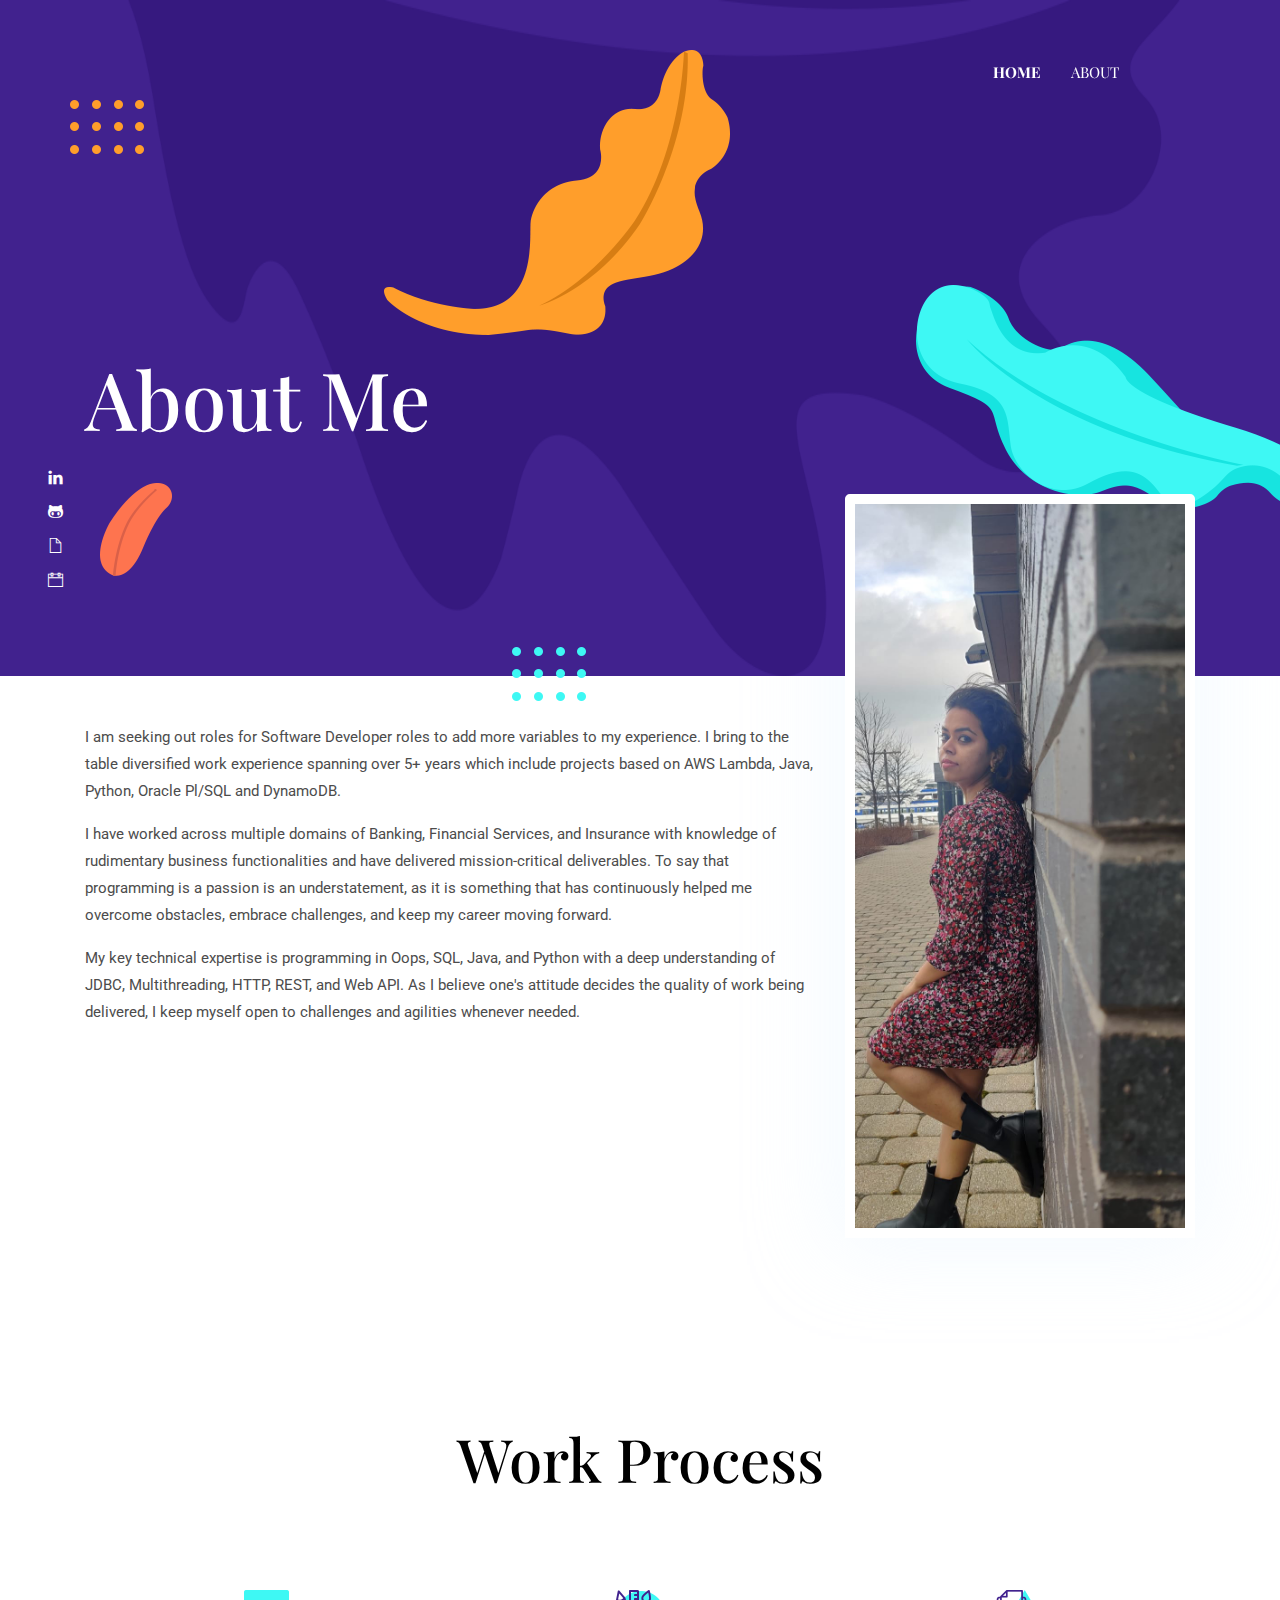
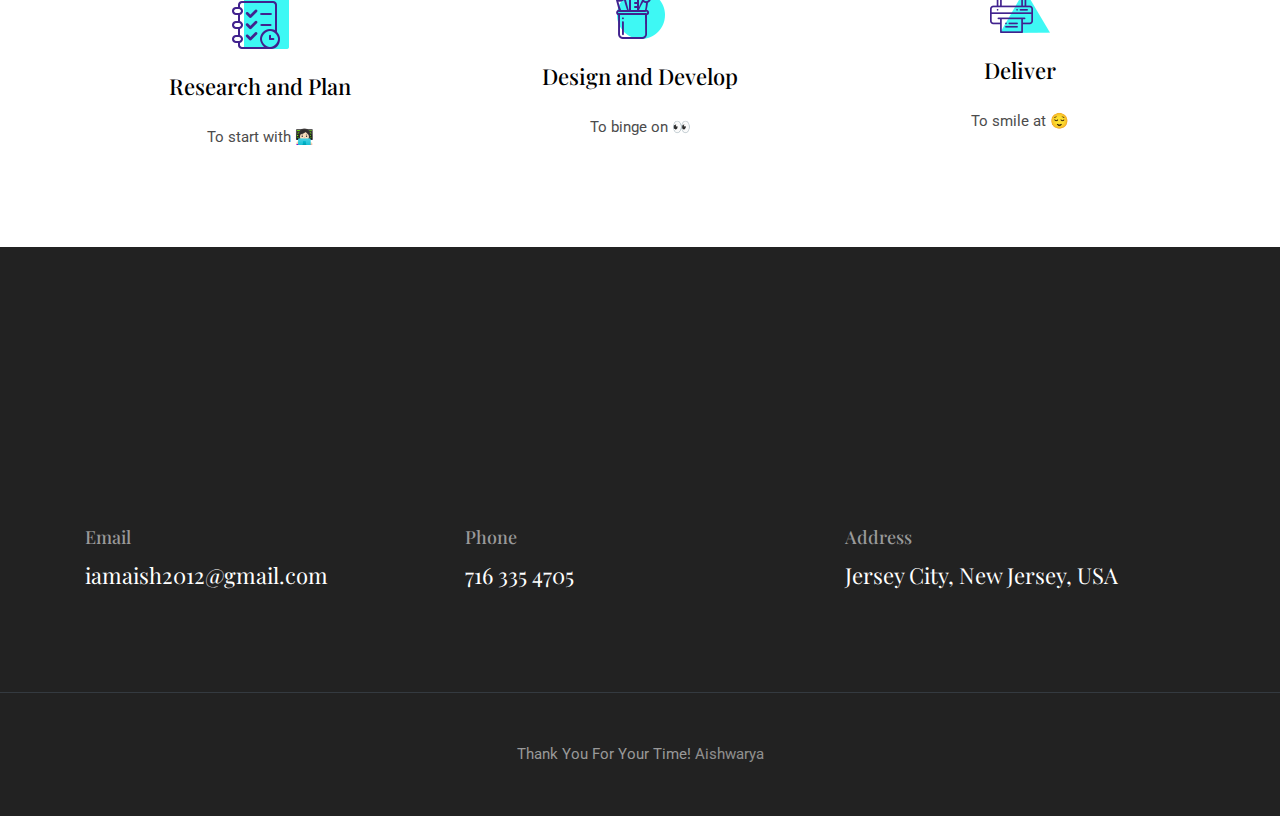
<file: about.html>
<!--
 // WEBSITE: https://themefisher.com
 // TWITTER: https://twitter.com/themefisher
 // FACEBOOK: https://www.facebook.com/themefisher
 // GITHUB: https://github.com/themefisher/
-->

<!-- 
THEME: Kross - Creative Portfolio Template
VERSION: 1.0.0
AUTHOR: Themefisher

HOMEPAGE: https://themefisher.com/products/kross-creative-portfolio-template/
DEMO: https://demo.themefisher.com/kross/
GITHUB: https://github.com/themefisher/meghna-onepage-html5-business-template

Get HUGO Version : https://gethugothemes.com/products/kross-hugo-theme/

WEBSITE: https://themefisher.com
TWITTER: https://twitter.com/themefisher
FACEBOOK: https://www.facebook.com/themefisher
-->

<!DOCTYPE html>
<html lang="en">
<head>

  <!-- Basic Page Needs
  ================================================== -->
  <meta charset="utf-8">
  <title>Aishwarya's CookBook</title>
  <link rel="icon" type="image/x-icon" href="images/favicon.png"/>


  <!-- Mobile Specific Metas
  ================================================== -->
  <meta http-equiv="X-UA-Compatible" content="IE=edge">
  <meta name="description" content="Creative Portfolio Template">
  <meta name="viewport" content="width=device-width, initial-scale=1.0, maximum-scale=5.0">
  <meta name="author" content="Aishwarya">
  <meta name="generator" content="Portfolio Template v1.0">
  <!-- Favicon -->
  <link rel="shortcut icon" type="image/x-icon" href="images/favicon.png"/>
  
  <!-- ** Plugins Needed for the Project ** -->
  <!-- Bootstrap -->
  <link rel="stylesheet" href="plugins/bootstrap/bootstrap.min.css">
  <!-- slick slider -->
  <link rel="stylesheet" href="plugins/slick/slick.css">
  <!-- themefy-icon -->
  <link rel="stylesheet" href="plugins/themify-icons/themify-icons.css">

  <!-- Main Stylesheet -->
  <link href="css/style.css" rel="stylesheet">

</head>
<body>
  

<header class="navigation fixed-top">
  <nav class="navbar navbar-expand-lg navbar-dark">
    <button class="navbar-toggler" type="button" data-toggle="collapse" data-target="#navigation"
      aria-controls="navigation" aria-expanded="false" aria-label="Toggle navigation">
      <span class="navbar-toggler-icon"></span>
    </button>

    <div class="collapse navbar-collapse text-center" id="navigation">
      <ul class="navbar-nav ml-auto">
        <li class="nav-item active">
          <a class="nav-link" href="index.html">Home</a>
        </li>
        <li class="nav-item">
          <a class="nav-link" href="about.html">about</a>
        </li>
      </ul>
    </div>
  </nav>
</header>

<!-- page title -->
<section class="page-title-alt bg-primary position-relative">
  <div class="container">
    <div class="row">
      <div class="col-12">
        <h1 class="text-white font-tertiary">About Me</h1>
      </div>
    </div>
  </div>
  <!-- background shapes -->
  <img src="images/illustrations/leaf-bg-top.png" alt="illustrations" class="bg-shape-1 w-100">
  <img src="images/illustrations/dots-group-sm.png" alt="illustrations" class="bg-shape-2">
  <img src="images/illustrations/leaf-yellow.png" alt="illustrations" class="bg-shape-3">
  <img src="images/illustrations/leaf-orange.png" alt="illustrations" class="bg-shape-4">
  <img src="images/illustrations/dots-group-cyan.png" alt="illustrations" class="bg-shape-5">
  <img src="images/illustrations/leaf-cyan-lg.png" alt="illustrations" class="bg-shape-6">
 <!-- social icon -->
  <ul class="list-unstyled ml-5 mt-3 position-relative zindex-1">
    <li class="mb-3"><a class="text-white" href="https://www.linkedin.com/in/aishwaryarath/" target="_blank"><i class="ti-linkedin"></i></a></li>
    <li class="mb-3"><a class="text-white" href="https://github.com/Aishwarya020" target="_blank"><i class="ti-github"></i></a></li>
    <li class="mb-3"><a class="text-white" href="resume/AishwaryaRath_Resume.pdf" target="_blank"><i class="ti-file"></i></a></li>
    <li class="mb-3"><a class="text-white" href="https://calendly.com/aishwaryarath/office-hours" target="_blank"><i class="ti-calendar"></i></a></li>
  </ul>
  <!-- /social icon -->
</section>
<!-- /page title -->

<!-- about -->
<section class="section pt-5">
  <div class="container">
    <div class="row">
      <div class="col-md-8">
        <p>I am seeking out roles for Software Developer roles to add more variables to my experience. 
         I bring to the table diversified work experience spanning over 5+ years which include projects based on AWS Lambda, 
         Java, Python, Oracle Pl/SQL and DynamoDB.</p>
        <p>I have worked across multiple domains of Banking, Financial Services, and Insurance with knowledge of 
         rudimentary business functionalities and have delivered mission-critical deliverables. To say that 
         programming is a passion is an understatement, as it is something that has continuously helped me 
         overcome obstacles, embrace challenges, and keep my career moving forward.</p>
        <p>My key technical expertise is programming in Oops, SQL, Java, and Python with a deep understanding 
         of JDBC, Multithreading, HTTP, REST, and Web API. As I believe one's attitude decides the quality of 
         work being delivered, I keep myself open to challenges and agilities whenever needed.</p>
     </div>
      <div class="col-md-4 text-center drag-lg-top">
        <div class="shadow-down mb-4">
          <img src="images/about/author.png" alt="author" class="img-fluid w-100 rounded-lg border-thick border-white">
       </div>
      </div>
    </div>
  </div>
</section>
<!-- /about -->

<!-- Work Process -->
<section class="section">
  <div class="container">
    <div class="row justify-content-around">
      <div class="col-lg-12 text-center">
        <h2 class="section-title">Work Process</h2>
      </div>
      <div class="col-lg-3 col-md-4 text-center hover-shadow pt-3">
        <div class="">
          <img src="images/icons/plan.png" class="mb-4" alt="icon">
          <h4 class="mb-4">Research and Plan</h4>
          <p>To start with 👩🏻‍💻</p>
        </div>
      </div>
      <div class="col-lg-3 col-md-4 text-center hover-shadow pt-3">
        <img src="images/icons/design.png" class="mb-4" alt="icon">
        <h4 class="mb-4">Design and Develop</h4>
        <p>To binge on 👀</p>
      </div>
      <div class="col-lg-3 col-md-4 text-center hover-shadow pt-3">
        <img src="images/icons/print.png" class="mb-4" alt="icon">
        <h4 class="mb-4">Deliver</h4>
        <p>To smile at 😌</p>
      </div>
    </div>
  </div>
</section>
<!-- ./Work Process -->

<!-- footer -->
<footer class="bg-dark footer-section">
  <div class="section">
    <div class="container">
      <div class="row">
        <div class="col-md-4">
          <h5 class="text-light">Email</h5>
          <p class="text-white paragraph-lg font-secondary">iamaish2012@gmail.com</p>
        </div>
        <div class="col-md-4">
          <h5 class="text-light">Phone</h5>
          <p class="text-white paragraph-lg font-secondary">716 335 4705</p>
        </div>
        <div class="col-md-4">
          <h5 class="text-light">Address</h5>
          <p class="text-white paragraph-lg font-secondary">Jersey City, New Jersey, USA</p>
        </div>
      </div>
    </div>
  </div>
  <div class="border-top text-center border-dark py-5">
    <p class="mb-0 text-light"><script>
        </script> Thank You For Your Time! <a class="text-white-50">Aishwarya</a></p> 
  </div>
</footer>
<!-- /footer -->

<!-- jQuery -->
<script src="plugins/jQuery/jquery.min.js"></script>
<!-- Bootstrap JS -->
<script src="plugins/bootstrap/bootstrap.min.js"></script>
<!-- slick slider -->
<script src="plugins/slick/slick.min.js"></script>
<!-- filter -->
<script src="plugins/shuffle/shuffle.min.js"></script>

<!-- Main Script -->
<script src="js/script.js"></script>

</body>
</html>
</file>
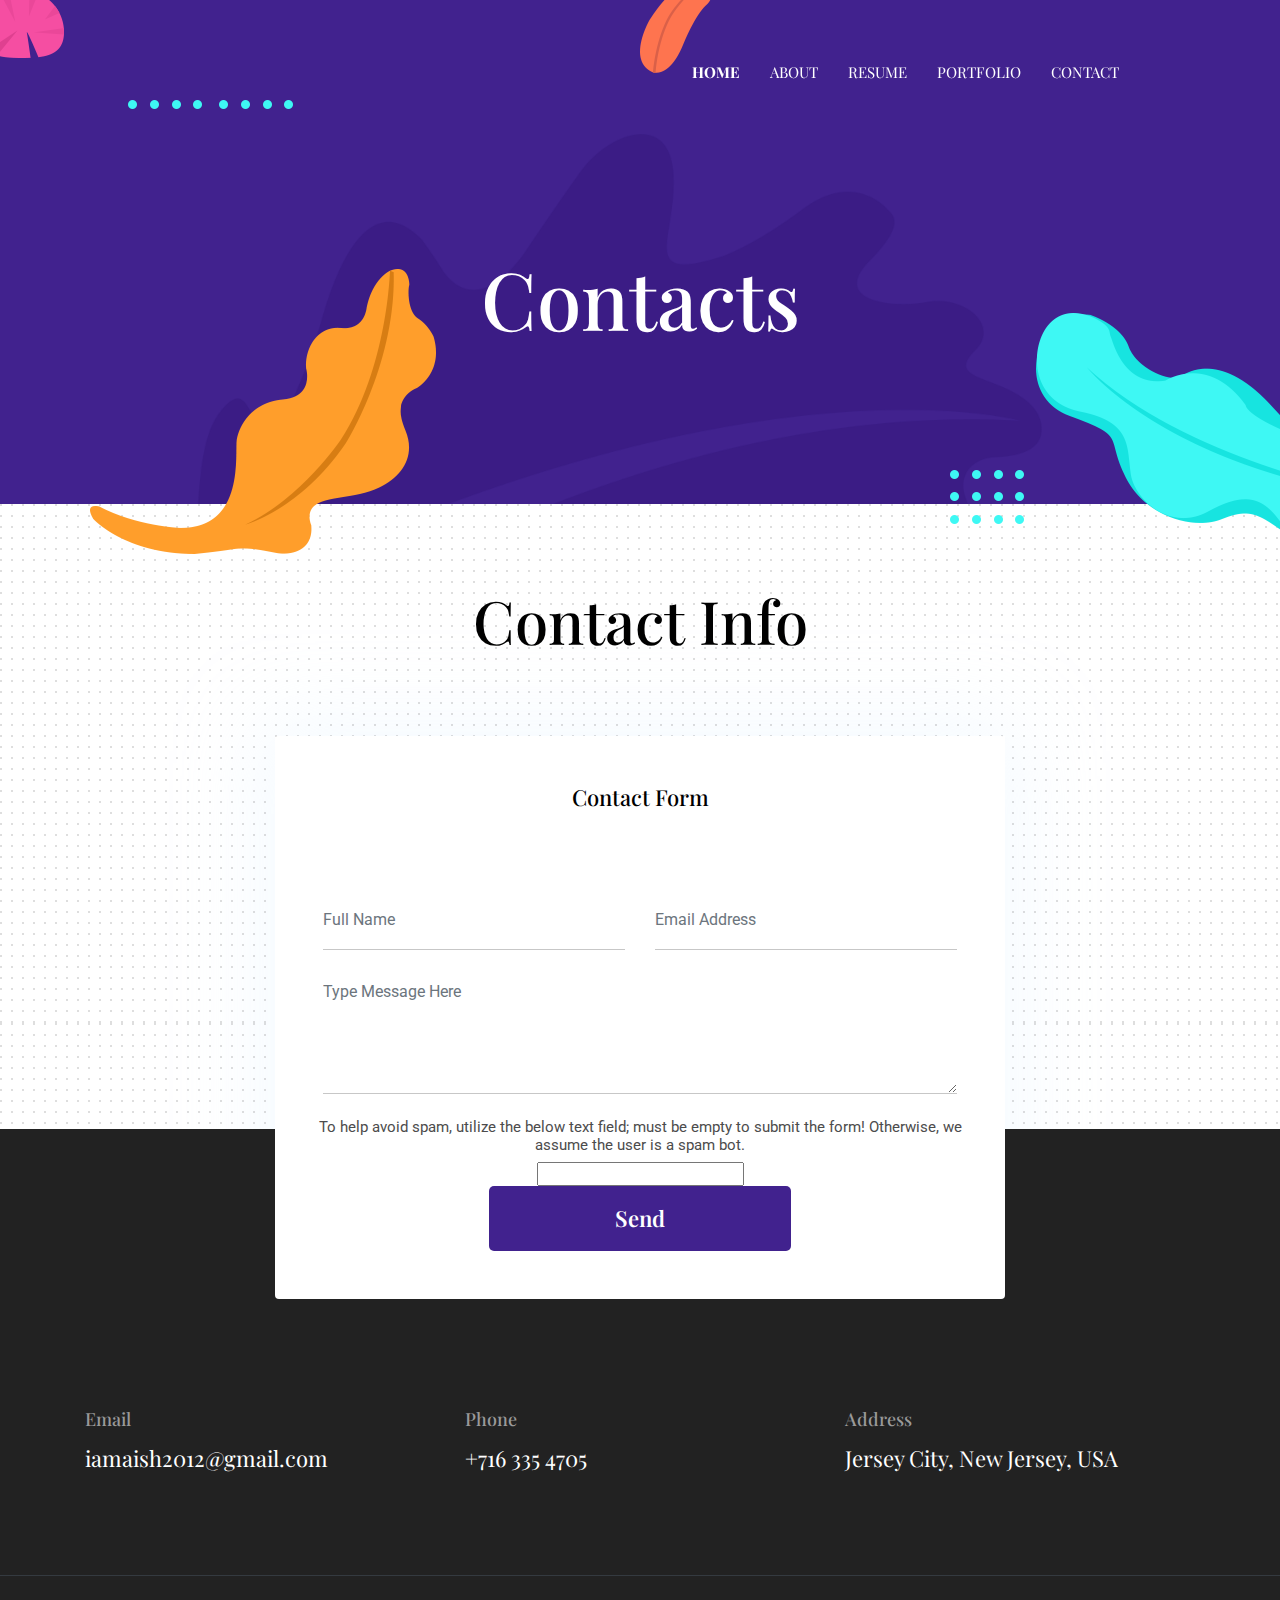
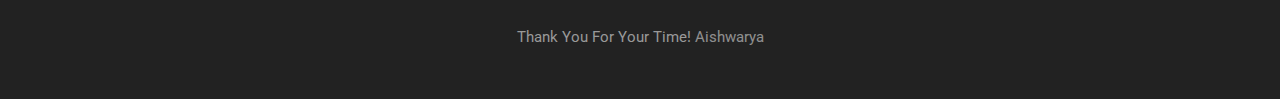
<file: contact.html>
<!--
 // WEBSITE: https://themefisher.com
 // TWITTER: https://twitter.com/themefisher
 // FACEBOOK: https://www.facebook.com/themefisher
 // GITHUB: https://github.com/themefisher/
-->

<!-- 
THEME: Kross - Creative Portfolio Template
VERSION: 1.0.0
AUTHOR: Themefisher

HOMEPAGE: https://themefisher.com/products/kross-creative-portfolio-template/
DEMO: https://demo.themefisher.com/kross/
GITHUB: https://github.com/themefisher/meghna-onepage-html5-business-template

Get HUGO Version : https://gethugothemes.com/products/kross-hugo-theme/

WEBSITE: https://themefisher.com
TWITTER: https://twitter.com/themefisher
FACEBOOK: https://www.facebook.com/themefisher
-->

<!DOCTYPE html>
<html lang="en">
<head>

  <!-- Basic Page Needs
  ================================================== -->
  <meta charset="utf-8">
  <title>Aishwarya's CookBook</title>
  <link rel="icon" type="image/x-icon" href="images/favicon.png"/>


  <!-- Mobile Specific Metas
  ================================================== -->
  <meta http-equiv="X-UA-Compatible" content="IE=edge">
  <meta name="description" content="Creative Portfolio Template">
  <meta name="viewport" content="width=device-width, initial-scale=1.0, maximum-scale=5.0">
  <meta name="author" content="Aishwarya">
  <meta name="generator" content="Portfolio Template v1.0">
  <!-- Favicon -->
  <link rel="shortcut icon" type="image/x-icon" href="images/favicon.png"/>
  
  <!-- ** Plugins Needed for the Project ** -->
  <!-- Bootstrap -->
  <link rel="stylesheet" href="plugins/bootstrap/bootstrap.min.css">
  <!-- slick slider -->
  <link rel="stylesheet" href="plugins/slick/slick.css">
  <!-- themefy-icon -->
  <link rel="stylesheet" href="plugins/themify-icons/themify-icons.css">

  <!-- Main Stylesheet -->
  <link href="css/style.css" rel="stylesheet">

</head>
<body>
  

<header class="navigation fixed-top">
  <nav class="navbar navbar-expand-lg navbar-dark">
    <button class="navbar-toggler" type="button" data-toggle="collapse" data-target="#navigation"
      aria-controls="navigation" aria-expanded="false" aria-label="Toggle navigation">
      <span class="navbar-toggler-icon"></span>
    </button>

    <div class="collapse navbar-collapse text-center" id="navigation">
      <ul class="navbar-nav ml-auto">
        <li class="nav-item active">
          <a class="nav-link" href="index.html">Home</a>
        </li>
        <li class="nav-item">
          <a class="nav-link" href="about.html">about</a>
        </li>
        <li class="nav-item">
          <a class="nav-link" href="resume.html">Resume</a>
        </li>
        <li class="nav-item">
          <a class="nav-link" href="portfolio.html">Portfolio</a>
        </li>
        <li class="nav-item">
          <a class="nav-link" href="contact.html">Contact</a>
        </li>
      </ul>
    </div>
  </nav>
</header>

<!-- page title -->
<section class="page-title bg-primary position-relative">
  <div class="container">
    <div class="row">
      <div class="col-12 text-center">
        <h1 class="text-white font-tertiary">Contacts</h1>
      </div>
    </div>
  </div>
  <!-- background shapes -->
  <img src="images/illustrations/page-title.png" alt="illustrations" class="bg-shape-1 w-100">
  <img src="images/illustrations/leaf-pink-round.png" alt="illustrations" class="bg-shape-2">
  <img src="images/illustrations/dots-cyan.png" alt="illustrations" class="bg-shape-3">
  <img src="images/illustrations/leaf-orange.png" alt="illustrations" class="bg-shape-4">
  <img src="images/illustrations/leaf-yellow.png" alt="illustrations" class="bg-shape-5">
  <img src="images/illustrations/dots-group-cyan.png" alt="illustrations" class="bg-shape-6">
  <img src="images/illustrations/leaf-cyan-lg.png" alt="illustrations" class="bg-shape-7">
</section>
<!-- /page title -->

<!-- contact -->
<section class="section section-on-footer" data-background="images/backgrounds/bg-dots.png">
  <div class="container">
    <div class="row">
      <div class="col-12 text-center">
        <h2 class="section-title">Contact Info</h2>
      </div>
      <div class="col-lg-8 mx-auto">
        <div class="bg-white rounded text-center p-5 shadow-down">
          <h4 class="mb-80">Contact Form</h4>
          <form action="#" class="row">
           <form class="gform pure-form pure-form-stacked" method="POST" data-email="iamaish2012@gmail.com"
                 action="https://script.google.com/macros/s/AKfycbwVhzFN5SkvBYHb8Zqa6_Mt8sl8BUVzeCj3sO8Ak6BkAUo_iLcHlxGjQJxJ1B6xX48K/exec">
            <div class="col-md-6">
              <input type="text" id="name" name="name" placeholder="Full Name" class="form-control px-0 mb-4" required>
            </div>
            <div class="col-md-6">
              <input type="email" id="email" name="email" placeholder="Email Address" class="form-control px-0 mb-4" required>
            </div>
            <div class="col-12">
              <textarea name="message" id="message" class="form-control px-0 mb-4"
                placeholder="Type Message Here" required></textarea>
            </div>
            <fieldset class="pure-group honeypot-field">
             <label for="honeypot">  To help avoid spam, utilize the below text field; must be empty to submit the form! Otherwise, we assume the user is a spam bot.</label>
             <input id="honeypot" type="text" name="honeypot" value="" />
            </fieldset>
            <div class="col-lg-6 col-10 mx-auto">
              <button class="btn btn-primary w-100">send</button>
            </div>
            <div class="thankyou_message" style="display:none;">
             <h2><em>Thanks</em> for contacting!
              I will get back to you soon!</h2>
            </div>
           </form>
           </form>
           <script data-cfasync="false" src="js/form-submission-handler.js"></script>
        </div>
      </div>
    </div>
  </div>
</section>
<!-- /contact -->

<!-- footer -->
<footer class="bg-dark footer-section">
  <div class="section">
    <div class="container">
      <div class="row">
        <div class="col-md-4">
          <h5 class="text-light">Email</h5>
          <p class="text-white paragraph-lg font-secondary">iamaish2012@gmail.com</p>
        </div>
        <div class="col-md-4">
          <h5 class="text-light">Phone</h5>
          <p class="text-white paragraph-lg font-secondary">+716 335 4705</p>
        </div>
        <div class="col-md-4">
          <h5 class="text-light">Address</h5>
          <p class="text-white paragraph-lg font-secondary">Jersey City, New Jersey, USA</p>
        </div>
      </div>
    </div>
  </div>
  <div class="border-top text-center border-dark py-5">
    <p class="mb-0 text-light"><script>
        </script> Thank You For Your Time! <a class="text-white-50">Aishwarya</a></p> 
  </div>
</footer>
<!-- /footer -->

<!-- jQuery -->
<script src="plugins/jQuery/jquery.min.js"></script>
<!-- Bootstrap JS -->
<script src="plugins/bootstrap/bootstrap.min.js"></script>
<!-- slick slider -->
<script src="plugins/slick/slick.min.js"></script>
<!-- filter -->
<script src="plugins/shuffle/shuffle.min.js"></script>

<!-- Main Script -->
<script src="js/script.js"></script>

</body>
</html>
</file>
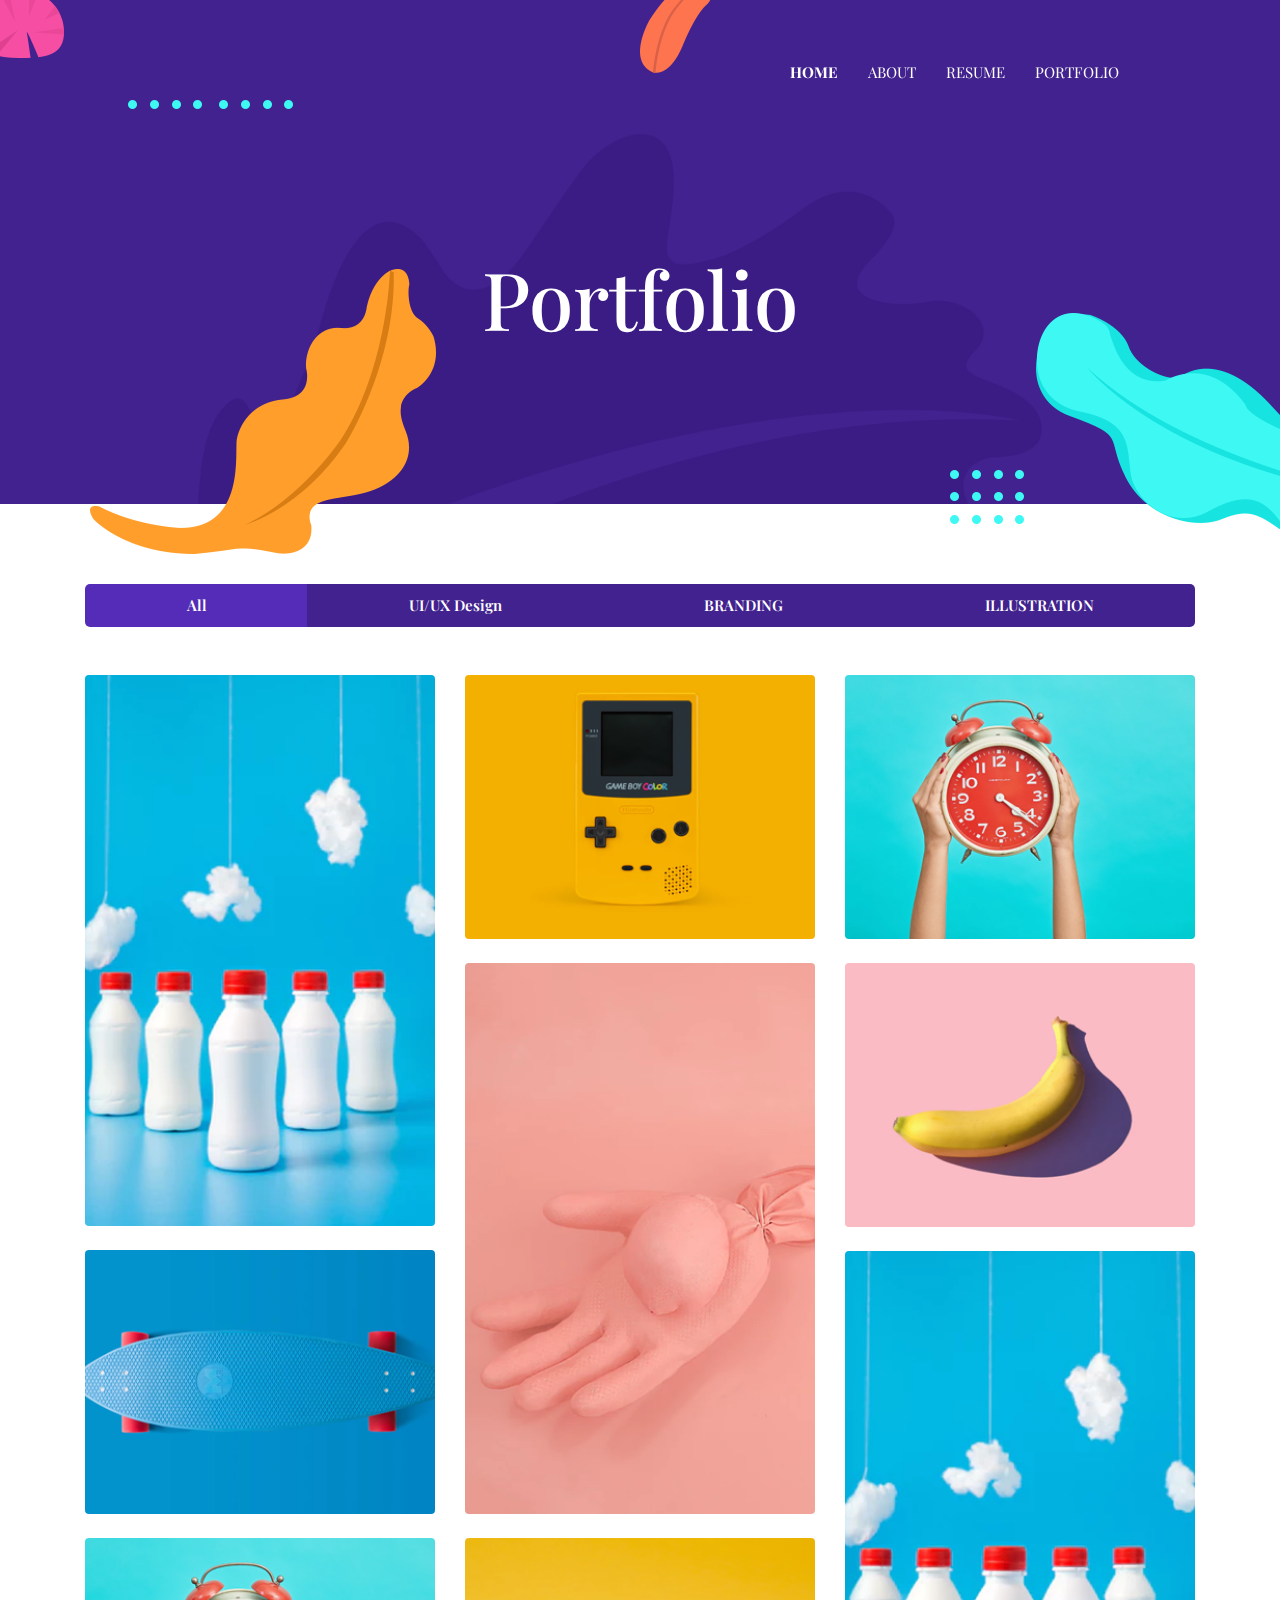
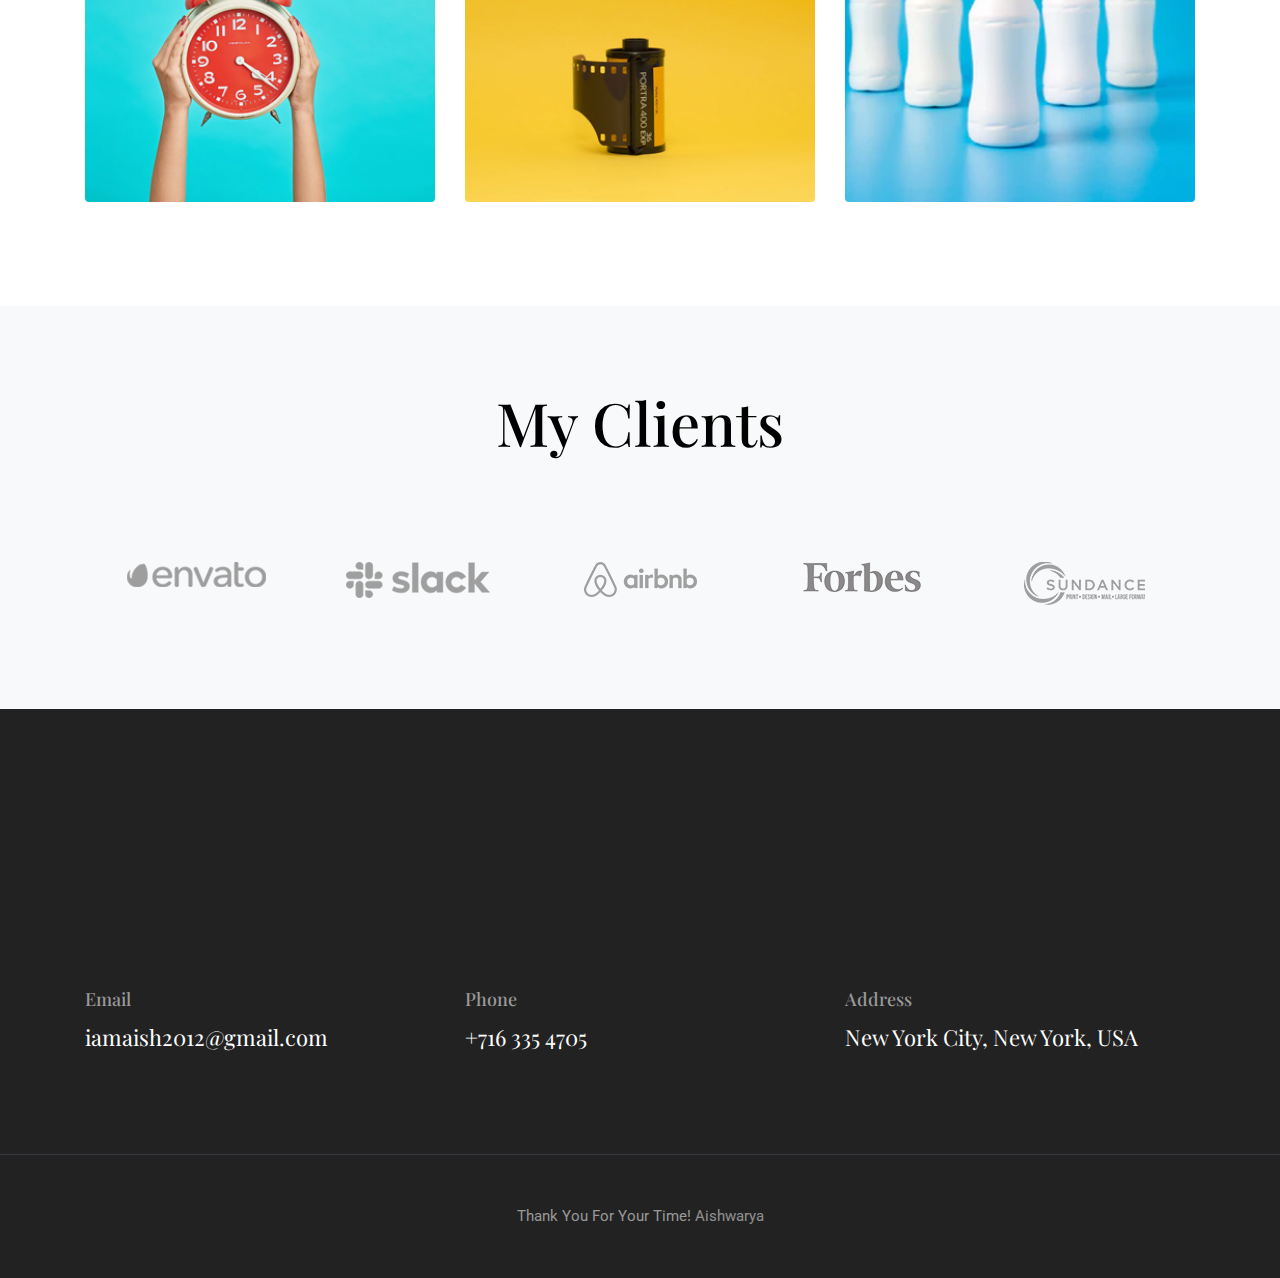
<file: portfolio.html>
<!--
 // WEBSITE: https://themefisher.com
 // TWITTER: https://twitter.com/themefisher
 // FACEBOOK: https://www.facebook.com/themefisher
 // GITHUB: https://github.com/themefisher/
-->

<!-- 
THEME: Kross - Creative Portfolio Template
VERSION: 1.0.0
AUTHOR: Themefisher

HOMEPAGE: https://themefisher.com/products/kross-creative-portfolio-template/
DEMO: https://demo.themefisher.com/kross/
GITHUB: https://github.com/themefisher/meghna-onepage-html5-business-template

Get HUGO Version : https://gethugothemes.com/products/kross-hugo-theme/

WEBSITE: https://themefisher.com
TWITTER: https://twitter.com/themefisher
FACEBOOK: https://www.facebook.com/themefisher
-->

<!DOCTYPE html>
<html lang="en">
<head>

  <!-- Basic Page Needs
  ================================================== -->
  <meta charset="utf-8">
  <title>Aishwarya's CookBook</title>
  <link rel="icon" type="image/x-icon" href="images/favicon.png"/>


  <!-- Mobile Specific Metas
  ================================================== -->
  <meta http-equiv="X-UA-Compatible" content="IE=edge">
  <meta name="description" content="Creative Portfolio Template">
  <meta name="viewport" content="width=device-width, initial-scale=1.0, maximum-scale=5.0">
  <meta name="author" content="Aishwarya">
  <meta name="generator" content="Portfolio Template v1.0">
  <!-- Favicon -->
  <link rel="shortcut icon" type="image/x-icon" href="images/favicon.png"/>
  
  <!-- ** Plugins Needed for the Project ** -->
  <!-- Bootstrap -->
  <link rel="stylesheet" href="plugins/bootstrap/bootstrap.min.css">
  <!-- slick slider -->
  <link rel="stylesheet" href="plugins/slick/slick.css">
  <!-- themefy-icon -->
  <link rel="stylesheet" href="plugins/themify-icons/themify-icons.css">

  <!-- Main Stylesheet -->
  <link href="css/style.css" rel="stylesheet">

</head>
<body>
  

<header class="navigation fixed-top">
  <nav class="navbar navbar-expand-lg navbar-dark">
    <button class="navbar-toggler" type="button" data-toggle="collapse" data-target="#navigation"
      aria-controls="navigation" aria-expanded="false" aria-label="Toggle navigation">
      <span class="navbar-toggler-icon"></span>
    </button>

    <div class="collapse navbar-collapse text-center" id="navigation">
      <ul class="navbar-nav ml-auto">
        <li class="nav-item active">
          <a class="nav-link" href="index.html">Home</a>
        </li>
        <li class="nav-item">
          <a class="nav-link" href="about.html">about</a>
        </li>
        <li class="nav-item">
          <a class="nav-link" href="resume.html">Resume</a>
        </li>
        <li class="nav-item">
          <a class="nav-link" href="portfolio.html">Portfolio</a>
        </li>
      </ul>
    </div>
  </nav>
</header>

<!-- page title -->
<section class="page-title bg-primary position-relative">
  <div class="container">
    <div class="row">
      <div class="col-12 text-center">
        <h1 class="text-white font-tertiary">Portfolio</h1>
      </div>
    </div>
  </div>
  <!-- background shapes -->
  <img src="images/illustrations/page-title.png" alt="illustrations" class="bg-shape-1 w-100">
  <img src="images/illustrations/leaf-pink-round.png" alt="illustrations" class="bg-shape-2">
  <img src="images/illustrations/dots-cyan.png" alt="illustrations" class="bg-shape-3">
  <img src="images/illustrations/leaf-orange.png" alt="illustrations" class="bg-shape-4">
  <img src="images/illustrations/leaf-yellow.png" alt="illustrations" class="bg-shape-5">
  <img src="images/illustrations/dots-group-cyan.png" alt="illustrations" class="bg-shape-6">
  <img src="images/illustrations/leaf-cyan-lg.png" alt="illustrations" class="bg-shape-7">
</section>
<!-- /page title -->

<!-- portfolio -->
<section class="section">
  <div class="container">
    <div class="row mb-5">
      <div class="col-12">
        <div class="btn-group btn-group-toggle justify-content-center d-flex" data-toggle="buttons">
          <label class="btn btn-sm btn-primary active">
            <input type="radio" name="shuffle-filter" value="all" checked="checked" />All
          </label>
          <label class="btn btn-sm btn-primary">
            <input type="radio" name="shuffle-filter" value="design" />UI/UX Design
          </label>
          <label class="btn btn-sm btn-primary">
            <input type="radio" name="shuffle-filter" value="branding" />BRANDING
          </label>
          <label class="btn btn-sm btn-primary">
            <input type="radio" name="shuffle-filter" value="illustration" />ILLUSTRATION
          </label>
        </div>
      </div>
    </div>
    <div class="row shuffle-wrapper">
      <div class="col-lg-4 col-6 mb-4 shuffle-item" data-groups="[&quot;design&quot;,&quot;illustration&quot;]">
        <div class="position-relative rounded hover-wrapper">
          <img src="images/portfolio/item-1.png" alt="portfolio-image" class="img-fluid rounded w-100 d-block">
          <div class="hover-overlay">
            <div class="hover-content">
              <a class="btn btn-light btn-sm" href="#!">view project</a>
            </div>
          </div>
        </div>
      </div>
      <div class="col-lg-4 col-6 mb-4 shuffle-item" data-groups="[&quot;branding&quot;]">
        <div class="position-relative rounded hover-wrapper">
          <img src="images/portfolio/item-2.png" alt="portfolio-image" class="img-fluid rounded w-100 d-block">
          <div class="hover-overlay">
            <div class="hover-content">
              <a class="btn btn-light btn-sm" href="#!">view project</a>
            </div>
          </div>
        </div>
      </div>
      <div class="col-lg-4 col-6 mb-4 shuffle-item" data-groups="[&quot;illustration&quot;]">
        <div class="position-relative rounded hover-wrapper">
          <img src="images/portfolio/item-3.png" alt="portfolio-image" class="img-fluid rounded w-100 d-block">
          <div class="hover-overlay">
            <div class="hover-content">
              <a class="btn btn-light btn-sm" href="#!">view project</a>
            </div>
          </div>
        </div>
      </div>
      <div class="col-lg-4 col-6 mb-4 shuffle-item" data-groups="[&quot;design&quot;,&quot;branding&quot;]">
        <div class="position-relative rounded hover-wrapper">
          <img src="images/portfolio/item-6.png" alt="portfolio-image" class="img-fluid rounded w-100 d-block">
          <div class="hover-overlay">
            <div class="hover-content">
              <a class="btn btn-light btn-sm" href="#!">view project</a>
            </div>
          </div>
        </div>
      </div>
      <div class="col-lg-4 col-6 mb-4 shuffle-item" data-groups="[&quot;illustration&quot;]">
        <div class="position-relative rounded hover-wrapper">
          <img src="images/portfolio/item-8.png" alt="portfolio-image" class="img-fluid rounded w-100 d-block">
          <div class="hover-overlay">
            <div class="hover-content">
              <a class="btn btn-light btn-sm" href="#!">view project</a>
            </div>
          </div>
        </div>
      </div>
      <div class="col-lg-4 col-6 mb-4 shuffle-item" data-groups="[&quot;design&quot;]">
        <div class="position-relative rounded hover-wrapper">
          <img src="images/portfolio/item-5.png" alt="portfolio-image" class="img-fluid rounded w-100 d-block">
          <div class="hover-overlay">
            <div class="hover-content">
              <a class="btn btn-light btn-sm" href="#!">view project</a>
            </div>
          </div>
        </div>
      </div>
      <div class="col-lg-4 col-6 mb-4 shuffle-item" data-groups="[&quot;branding&quot;]">
        <div class="position-relative rounded hover-wrapper">
          <img src="images/portfolio/item-1.png" alt="portfolio-image" class="img-fluid rounded w-100 d-block">
          <div class="hover-overlay">
            <div class="hover-content">
              <a class="btn btn-light btn-sm" href="#!">view project</a>
            </div>
          </div>
        </div>
      </div>
      <div class="col-lg-4 col-6 mb-4 shuffle-item" data-groups="[&quot;design&quot;,&quot;illustration&quot;,&quot;branding&quot;]">
        <div class="position-relative rounded hover-wrapper">
          <img src="images/portfolio/item-3.png" alt="portfolio-image" class="img-fluid rounded w-100 d-block">
          <div class="hover-overlay">
            <div class="hover-content">
              <a class="btn btn-light btn-sm" href="#!">view project</a>
            </div>
          </div>
        </div>
      </div>
      <div class="col-lg-4 col-6 mb-4 shuffle-item illustration" data-groups="[&quot;illustration&quot;]">
        <div class="position-relative rounded hover-wrapper">
          <img src="images/portfolio/item-7.png" alt="portfolio-image" class="img-fluid rounded w-100 d-block">
          <div class="hover-overlay">
            <div class="hover-content">
              <a class="btn btn-light btn-sm" href="#!">view project</a>
            </div>
          </div>
        </div>
      </div>
    </div>
  </div>
</section>
<!-- /portfolio -->

<!-- clients -->
<section class="section bg-light">
  <div class="container">
    <div class="row">
      <div class="col-12 text-center">
        <h2 class="section-title">My Clients</h2>
      </div>
    </div>
    <div class="row">
      <div class="col-12">
        <div class="client-logo-slider d-flex align-items-center">
          <a href="contact.html" class="text-center d-block outline-0 p-4"><img class="d-unset img-fluid"
              src="images/clients-logo/client-logo-1.png" alt="client-logo"></a>
          <a href="contact.html" class="text-center d-block outline-0 p-4"><img class="d-unset img-fluid"
              src="images/clients-logo/client-logo-2.png" alt="client-logo"></a>
          <a href="contact.html" class="text-center d-block outline-0 p-4"><img class="d-unset img-fluid"
              src="images/clients-logo/client-logo-3.png" alt="client-logo"></a>
          <a href="contact.html" class="text-center d-block outline-0 p-4"><img class="d-unset img-fluid"
              src="images/clients-logo/client-logo-4.png" alt="client-logo"></a>
          <a href="contact.html" class="text-center d-block outline-0 p-4"><img class="d-unset img-fluid"
              src="images/clients-logo/client-logo-5.png" alt="client-logo"></a>
          <a href="contact.html" class="text-center d-block outline-0 p-4"><img class="d-unset img-fluid"
              src="images/clients-logo/client-logo-1.png" alt="client-logo"></a>
          <a href="contact.html" class="text-center d-block outline-0 p-4"><img class="d-unset img-fluid"
              src="images/clients-logo/client-logo-2.png" alt="client-logo"></a>
          <a href="contact.html" class="text-center d-block outline-0 p-4"><img class="d-unset img-fluid"
              src="images/clients-logo/client-logo-3.png" alt="client-logo"></a>
          <a href="contact.html" class="text-center d-block outline-0 p-4"><img class="d-unset img-fluid"
              src="images/clients-logo/client-logo-4.png" alt="client-logo"></a>
          <a href="contact.html" class="text-center d-block outline-0 p-4"><img class="d-unset img-fluid"
              src="images/clients-logo/client-logo-5.png" alt="client-logo"></a>
        </div>
      </div>
    </div>
  </div>
</section>
<!-- /clients -->
<!-- footer -->
<footer class="bg-dark footer-section">
  <div class="section">
    <div class="container">
      <div class="row">
        <div class="col-md-4">
          <h5 class="text-light">Email</h5>
          <p class="text-white paragraph-lg font-secondary">iamaish2012@gmail.com</p>
        </div>
        <div class="col-md-4">
          <h5 class="text-light">Phone</h5>
          <p class="text-white paragraph-lg font-secondary">+716 335 4705</p>
        </div>
        <div class="col-md-4">
          <h5 class="text-light">Address</h5>
          <p class="text-white paragraph-lg font-secondary">New York City, New York, USA</p>
        </div>
      </div>
    </div>
  </div>
  <div class="border-top text-center border-dark py-5">
    <p class="mb-0 text-light"><script>
        </script> Thank You For Your Time! <a class="text-white-50">Aishwarya</a></p> 
  </div>
</footer>
<!-- /footer -->

<!-- jQuery -->
<script src="plugins/jQuery/jquery.min.js"></script>
<!-- Bootstrap JS -->
<script src="plugins/bootstrap/bootstrap.min.js"></script>
<!-- slick slider -->
<script src="plugins/slick/slick.min.js"></script>
<!-- filter -->
<script src="plugins/shuffle/shuffle.min.js"></script>

<!-- Main Script -->
<script src="js/script.js"></script>

</body>
</html>
</file>
<file: plugins/themify-icons/themify-icons.css>
@font-face{font-family:themify;src:url(fonts/themify.eot?-fvbane);src:url(fonts/themify.eot?#iefix-fvbane) format('embedded-opentype'),url(fonts/themify.woff?-fvbane) format('woff'),url(fonts/themify.ttf?-fvbane) format('truetype'),url(fonts/themify.svg?-fvbane#themify) format('svg');font-weight:400;font-style:normal}[class*=" ti-"],[class^=ti-]{font-family:themify;speak:none;font-style:normal;font-weight:400;font-variant:normal;text-transform:none;line-height:1;-webkit-font-smoothing:antialiased;-moz-osx-font-smoothing:grayscale}.ti-wand:before{content:"\e600"}.ti-volume:before{content:"\e601"}.ti-user:before{content:"\e602"}.ti-unlock:before{content:"\e603"}.ti-unlink:before{content:"\e604"}.ti-trash:before{content:"\e605"}.ti-thought:before{content:"\e606"}.ti-target:before{content:"\e607"}.ti-tag:before{content:"\e608"}.ti-tablet:before{content:"\e609"}.ti-star:before{content:"\e60a"}.ti-spray:before{content:"\e60b"}.ti-signal:before{content:"\e60c"}.ti-shopping-cart:before{content:"\e60d"}.ti-shopping-cart-full:before{content:"\e60e"}.ti-settings:before{content:"\e60f"}.ti-search:before{content:"\e610"}.ti-zoom-in:before{content:"\e611"}.ti-zoom-out:before{content:"\e612"}.ti-cut:before{content:"\e613"}.ti-ruler:before{content:"\e614"}.ti-ruler-pencil:before{content:"\e615"}.ti-ruler-alt:before{content:"\e616"}.ti-bookmark:before{content:"\e617"}.ti-bookmark-alt:before{content:"\e618"}.ti-reload:before{content:"\e619"}.ti-plus:before{content:"\e61a"}.ti-pin:before{content:"\e61b"}.ti-pencil:before{content:"\e61c"}.ti-pencil-alt:before{content:"\e61d"}.ti-paint-roller:before{content:"\e61e"}.ti-paint-bucket:before{content:"\e61f"}.ti-na:before{content:"\e620"}.ti-mobile:before{content:"\e621"}.ti-minus:before{content:"\e622"}.ti-medall:before{content:"\e623"}.ti-medall-alt:before{content:"\e624"}.ti-marker:before{content:"\e625"}.ti-marker-alt:before{content:"\e626"}.ti-arrow-up:before{content:"\e627"}.ti-arrow-right:before{content:"\e628"}.ti-arrow-left:before{content:"\e629"}.ti-arrow-down:before{content:"\e62a"}.ti-lock:before{content:"\e62b"}.ti-location-arrow:before{content:"\e62c"}.ti-link:before{content:"\e62d"}.ti-layout:before{content:"\e62e"}.ti-layers:before{content:"\e62f"}.ti-layers-alt:before{content:"\e630"}.ti-key:before{content:"\e631"}.ti-import:before{content:"\e632"}.ti-image:before{content:"\e633"}.ti-heart:before{content:"\e634"}.ti-heart-broken:before{content:"\e635"}.ti-hand-stop:before{content:"\e636"}.ti-hand-open:before{content:"\e637"}.ti-hand-drag:before{content:"\e638"}.ti-folder:before{content:"\e639"}.ti-flag:before{content:"\e63a"}.ti-flag-alt:before{content:"\e63b"}.ti-flag-alt-2:before{content:"\e63c"}.ti-eye:before{content:"\e63d"}.ti-export:before{content:"\e63e"}.ti-exchange-vertical:before{content:"\e63f"}.ti-desktop:before{content:"\e640"}.ti-cup:before{content:"\e641"}.ti-crown:before{content:"\e642"}.ti-comments:before{content:"\e643"}.ti-comment:before{content:"\e644"}.ti-comment-alt:before{content:"\e645"}.ti-close:before{content:"\e646"}.ti-clip:before{content:"\e647"}.ti-angle-up:before{content:"\e648"}.ti-angle-right:before{content:"\e649"}.ti-angle-left:before{content:"\e64a"}.ti-angle-down:before{content:"\e64b"}.ti-check:before{content:"\e64c"}.ti-check-box:before{content:"\e64d"}.ti-camera:before{content:"\e64e"}.ti-announcement:before{content:"\e64f"}.ti-brush:before{content:"\e650"}.ti-briefcase:before{content:"\e651"}.ti-bolt:before{content:"\e652"}.ti-bolt-alt:before{content:"\e653"}.ti-blackboard:before{content:"\e654"}.ti-bag:before{content:"\e655"}.ti-move:before{content:"\e656"}.ti-arrows-vertical:before{content:"\e657"}.ti-arrows-horizontal:before{content:"\e658"}.ti-fullscreen:before{content:"\e659"}.ti-arrow-top-right:before{content:"\e65a"}.ti-arrow-top-left:before{content:"\e65b"}.ti-arrow-circle-up:before{content:"\e65c"}.ti-arrow-circle-right:before{content:"\e65d"}.ti-arrow-circle-left:before{content:"\e65e"}.ti-arrow-circle-down:before{content:"\e65f"}.ti-angle-double-up:before{content:"\e660"}.ti-angle-double-right:before{content:"\e661"}.ti-angle-double-left:before{content:"\e662"}.ti-angle-double-down:before{content:"\e663"}.ti-zip:before{content:"\e664"}.ti-world:before{content:"\e665"}.ti-wheelchair:before{content:"\e666"}.ti-view-list:before{content:"\e667"}.ti-view-list-alt:before{content:"\e668"}.ti-view-grid:before{content:"\e669"}.ti-uppercase:before{content:"\e66a"}.ti-upload:before{content:"\e66b"}.ti-underline:before{content:"\e66c"}.ti-truck:before{content:"\e66d"}.ti-timer:before{content:"\e66e"}.ti-ticket:before{content:"\e66f"}.ti-thumb-up:before{content:"\e670"}.ti-thumb-down:before{content:"\e671"}.ti-text:before{content:"\e672"}.ti-stats-up:before{content:"\e673"}.ti-stats-down:before{content:"\e674"}.ti-split-v:before{content:"\e675"}.ti-split-h:before{content:"\e676"}.ti-smallcap:before{content:"\e677"}.ti-shine:before{content:"\e678"}.ti-shift-right:before{content:"\e679"}.ti-shift-left:before{content:"\e67a"}.ti-shield:before{content:"\e67b"}.ti-notepad:before{content:"\e67c"}.ti-server:before{content:"\e67d"}.ti-quote-right:before{content:"\e67e"}.ti-quote-left:before{content:"\e67f"}.ti-pulse:before{content:"\e680"}.ti-printer:before{content:"\e681"}.ti-power-off:before{content:"\e682"}.ti-plug:before{content:"\e683"}.ti-pie-chart:before{content:"\e684"}.ti-paragraph:before{content:"\e685"}.ti-panel:before{content:"\e686"}.ti-package:before{content:"\e687"}.ti-music:before{content:"\e688"}.ti-music-alt:before{content:"\e689"}.ti-mouse:before{content:"\e68a"}.ti-mouse-alt:before{content:"\e68b"}.ti-money:before{content:"\e68c"}.ti-microphone:before{content:"\e68d"}.ti-menu:before{content:"\e68e"}.ti-menu-alt:before{content:"\e68f"}.ti-map:before{content:"\e690"}.ti-map-alt:before{content:"\e691"}.ti-loop:before{content:"\e692"}.ti-location-pin:before{content:"\e693"}.ti-list:before{content:"\e694"}.ti-light-bulb:before{content:"\e695"}.ti-Italic:before{content:"\e696"}.ti-info:before{content:"\e697"}.ti-infinite:before{content:"\e698"}.ti-id-badge:before{content:"\e699"}.ti-hummer:before{content:"\e69a"}.ti-home:before{content:"\e69b"}.ti-help:before{content:"\e69c"}.ti-headphone:before{content:"\e69d"}.ti-harddrives:before{content:"\e69e"}.ti-harddrive:before{content:"\e69f"}.ti-gift:before{content:"\e6a0"}.ti-game:before{content:"\e6a1"}.ti-filter:before{content:"\e6a2"}.ti-files:before{content:"\e6a3"}.ti-file:before{content:"\e6a4"}.ti-eraser:before{content:"\e6a5"}.ti-envelope:before{content:"\e6a6"}.ti-download:before{content:"\e6a7"}.ti-direction:before{content:"\e6a8"}.ti-direction-alt:before{content:"\e6a9"}.ti-dashboard:before{content:"\e6aa"}.ti-control-stop:before{content:"\e6ab"}.ti-control-shuffle:before{content:"\e6ac"}.ti-control-play:before{content:"\e6ad"}.ti-control-pause:before{content:"\e6ae"}.ti-control-forward:before{content:"\e6af"}.ti-control-backward:before{content:"\e6b0"}.ti-cloud:before{content:"\e6b1"}.ti-cloud-up:before{content:"\e6b2"}.ti-cloud-down:before{content:"\e6b3"}.ti-clipboard:before{content:"\e6b4"}.ti-car:before{content:"\e6b5"}.ti-calendar:before{content:"\e6b6"}.ti-book:before{content:"\e6b7"}.ti-bell:before{content:"\e6b8"}.ti-basketball:before{content:"\e6b9"}.ti-bar-chart:before{content:"\e6ba"}.ti-bar-chart-alt:before{content:"\e6bb"}.ti-back-right:before{content:"\e6bc"}.ti-back-left:before{content:"\e6bd"}.ti-arrows-corner:before{content:"\e6be"}.ti-archive:before{content:"\e6bf"}.ti-anchor:before{content:"\e6c0"}.ti-align-right:before{content:"\e6c1"}.ti-align-left:before{content:"\e6c2"}.ti-align-justify:before{content:"\e6c3"}.ti-align-center:before{content:"\e6c4"}.ti-alert:before{content:"\e6c5"}.ti-alarm-clock:before{content:"\e6c6"}.ti-agenda:before{content:"\e6c7"}.ti-write:before{content:"\e6c8"}.ti-window:before{content:"\e6c9"}.ti-widgetized:before{content:"\e6ca"}.ti-widget:before{content:"\e6cb"}.ti-widget-alt:before{content:"\e6cc"}.ti-wallet:before{content:"\e6cd"}.ti-video-clapper:before{content:"\e6ce"}.ti-video-camera:before{content:"\e6cf"}.ti-vector:before{content:"\e6d0"}.ti-themify-logo:before{content:"\e6d1"}.ti-themify-favicon:before{content:"\e6d2"}.ti-themify-favicon-alt:before{content:"\e6d3"}.ti-support:before{content:"\e6d4"}.ti-stamp:before{content:"\e6d5"}.ti-split-v-alt:before{content:"\e6d6"}.ti-slice:before{content:"\e6d7"}.ti-shortcode:before{content:"\e6d8"}.ti-shift-right-alt:before{content:"\e6d9"}.ti-shift-left-alt:before{content:"\e6da"}.ti-ruler-alt-2:before{content:"\e6db"}.ti-receipt:before{content:"\e6dc"}.ti-pin2:before{content:"\e6dd"}.ti-pin-alt:before{content:"\e6de"}.ti-pencil-alt2:before{content:"\e6df"}.ti-palette:before{content:"\e6e0"}.ti-more:before{content:"\e6e1"}.ti-more-alt:before{content:"\e6e2"}.ti-microphone-alt:before{content:"\e6e3"}.ti-magnet:before{content:"\e6e4"}.ti-line-double:before{content:"\e6e5"}.ti-line-dotted:before{content:"\e6e6"}.ti-line-dashed:before{content:"\e6e7"}.ti-layout-width-full:before{content:"\e6e8"}.ti-layout-width-default:before{content:"\e6e9"}.ti-layout-width-default-alt:before{content:"\e6ea"}.ti-layout-tab:before{content:"\e6eb"}.ti-layout-tab-window:before{content:"\e6ec"}.ti-layout-tab-v:before{content:"\e6ed"}.ti-layout-tab-min:before{content:"\e6ee"}.ti-layout-slider:before{content:"\e6ef"}.ti-layout-slider-alt:before{content:"\e6f0"}.ti-layout-sidebar-right:before{content:"\e6f1"}.ti-layout-sidebar-none:before{content:"\e6f2"}.ti-layout-sidebar-left:before{content:"\e6f3"}.ti-layout-placeholder:before{content:"\e6f4"}.ti-layout-menu:before{content:"\e6f5"}.ti-layout-menu-v:before{content:"\e6f6"}.ti-layout-menu-separated:before{content:"\e6f7"}.ti-layout-menu-full:before{content:"\e6f8"}.ti-layout-media-right-alt:before{content:"\e6f9"}.ti-layout-media-right:before{content:"\e6fa"}.ti-layout-media-overlay:before{content:"\e6fb"}.ti-layout-media-overlay-alt:before{content:"\e6fc"}.ti-layout-media-overlay-alt-2:before{content:"\e6fd"}.ti-layout-media-left-alt:before{content:"\e6fe"}.ti-layout-media-left:before{content:"\e6ff"}.ti-layout-media-center-alt:before{content:"\e700"}.ti-layout-media-center:before{content:"\e701"}.ti-layout-list-thumb:before{content:"\e702"}.ti-layout-list-thumb-alt:before{content:"\e703"}.ti-layout-list-post:before{content:"\e704"}.ti-layout-list-large-image:before{content:"\e705"}.ti-layout-line-solid:before{content:"\e706"}.ti-layout-grid4:before{content:"\e707"}.ti-layout-grid3:before{content:"\e708"}.ti-layout-grid2:before{content:"\e709"}.ti-layout-grid2-thumb:before{content:"\e70a"}.ti-layout-cta-right:before{content:"\e70b"}.ti-layout-cta-left:before{content:"\e70c"}.ti-layout-cta-center:before{content:"\e70d"}.ti-layout-cta-btn-right:before{content:"\e70e"}.ti-layout-cta-btn-left:before{content:"\e70f"}.ti-layout-column4:before{content:"\e710"}.ti-layout-column3:before{content:"\e711"}.ti-layout-column2:before{content:"\e712"}.ti-layout-accordion-separated:before{content:"\e713"}.ti-layout-accordion-merged:before{content:"\e714"}.ti-layout-accordion-list:before{content:"\e715"}.ti-ink-pen:before{content:"\e716"}.ti-info-alt:before{content:"\e717"}.ti-help-alt:before{content:"\e718"}.ti-headphone-alt:before{content:"\e719"}.ti-hand-point-up:before{content:"\e71a"}.ti-hand-point-right:before{content:"\e71b"}.ti-hand-point-left:before{content:"\e71c"}.ti-hand-point-down:before{content:"\e71d"}.ti-gallery:before{content:"\e71e"}.ti-face-smile:before{content:"\e71f"}.ti-face-sad:before{content:"\e720"}.ti-credit-card:before{content:"\e721"}.ti-control-skip-forward:before{content:"\e722"}.ti-control-skip-backward:before{content:"\e723"}.ti-control-record:before{content:"\e724"}.ti-control-eject:before{content:"\e725"}.ti-comments-smiley:before{content:"\e726"}.ti-brush-alt:before{content:"\e727"}.ti-youtube:before{content:"\e728"}.ti-vimeo:before{content:"\e729"}.ti-twitter:before{content:"\e72a"}.ti-time:before{content:"\e72b"}.ti-tumblr:before{content:"\e72c"}.ti-skype:before{content:"\e72d"}.ti-share:before{content:"\e72e"}.ti-share-alt:before{content:"\e72f"}.ti-rocket:before{content:"\e730"}.ti-pinterest:before{content:"\e731"}.ti-new-window:before{content:"\e732"}.ti-microsoft:before{content:"\e733"}.ti-list-ol:before{content:"\e734"}.ti-linkedin:before{content:"\e735"}.ti-layout-sidebar-2:before{content:"\e736"}.ti-layout-grid4-alt:before{content:"\e737"}.ti-layout-grid3-alt:before{content:"\e738"}.ti-layout-grid2-alt:before{content:"\e739"}.ti-layout-column4-alt:before{content:"\e73a"}.ti-layout-column3-alt:before{content:"\e73b"}.ti-layout-column2-alt:before{content:"\e73c"}.ti-instagram:before{content:"\e73d"}.ti-google:before{content:"\e73e"}.ti-github:before{content:"\e73f"}.ti-flickr:before{content:"\e740"}.ti-facebook:before{content:"\e741"}.ti-dropbox:before{content:"\e742"}.ti-dribbble:before{content:"\e743"}.ti-apple:before{content:"\e744"}.ti-android:before{content:"\e745"}.ti-save:before{content:"\e746"}.ti-save-alt:before{content:"\e747"}.ti-yahoo:before{content:"\e748"}.ti-wordpress:before{content:"\e749"}.ti-vimeo-alt:before{content:"\e74a"}.ti-twitter-alt:before{content:"\e74b"}.ti-tumblr-alt:before{content:"\e74c"}.ti-trello:before{content:"\e74d"}.ti-stack-overflow:before{content:"\e74e"}.ti-soundcloud:before{content:"\e74f"}.ti-sharethis:before{content:"\e750"}.ti-sharethis-alt:before{content:"\e751"}.ti-reddit:before{content:"\e752"}.ti-pinterest-alt:before{content:"\e753"}.ti-microsoft-alt:before{content:"\e754"}.ti-linux:before{content:"\e755"}.ti-jsfiddle:before{content:"\e756"}.ti-joomla:before{content:"\e757"}.ti-html5:before{content:"\e758"}.ti-flickr-alt:before{content:"\e759"}.ti-email:before{content:"\e75a"}.ti-drupal:before{content:"\e75b"}.ti-dropbox-alt:before{content:"\e75c"}.ti-css3:before{content:"\e75d"}.ti-rss:before{content:"\e75e"}.ti-rss-alt:before{content:"\e75f"}
</file>
<file: css/style.css>
/**
 * WEBSITE: https://themefisher.com
 * TWITTER: https://twitter.com/themefisher
 * FACEBOOK: https://www.facebook.com/themefisher
 * GITHUB: https://github.com/themefisher/
 */

/*!
THEME: Kross - Creative Portfolio Template
VERSION: 1.0.0
AUTHOR: Themefisher

HOMEPAGE: https://themefisher.com/products/kross-creative-portfolio-template/
DEMO: https://demo.themefisher.com/kross/
GITHUB: https://github.com/themefisher/meghna-onepage-html5-business-template

Get HUGO Version : https://gethugothemes.com/products/kross-hugo-theme/

WEBSITE: https://themefisher.com
TWITTER: https://twitter.com/themefisher
FACEBOOK: https://www.facebook.com/themefisher
*/
/*  typography */
@import url("https://fonts.googleapis.com/css?family=Playfair+Display:700|Roboto:400");
body {
  line-height: 1.2;
  font-family: "Roboto", sans-serif;
  -webkit-font-smoothing: antialiased;
  font-size: 15px;
  color: #4c4c4c;
}

p, .paragraph {
  font-weight: 400;
  color: #4c4c4c;
  font-size: 15px;
  line-height: 1.8;
  font-family: "Roboto", sans-serif;
}
p-lg, .paragraph-lg {
  font-size: 22px;
}

h1, h2, h3, h4, h5, h6 {
  color: #000;
  font-family: "Playfair Display", serif;
  line-height: 1.2;
}

h1, .h1 {
  font-size: 80px;
}
@media (max-width: 991px) {
  h1, .h1 {
    font-size: 65px;
  }
}

h2, .h2 {
  font-size: 60px;
}
@media (max-width: 991px) {
  h2, .h2 {
    font-size: 50px;
  }
}

h3, .h3 {
  font-size: 40px;
}

h4, .h4 {
  font-size: 22px;
}

h5, .h5 {
  font-size: 18px;
}

h6, .h6 {
  font-size: 14px;
}

/* Button style */
.btn {
  font-size: 22px;
  font-family: "Playfair Display", serif;
  text-transform: capitalize;
  padding: 16px 44px;
  border-radius: 5px;
  font-weight: 600;
  border: 0;
  position: relative;
  z-index: 1;
  transition: 0.2s ease;
}
.btn:focus {
  outline: 0;
  box-shadow: none !important;
}
.btn:active {
  box-shadow: none;
}
.btn-sm {
  font-size: 15px;
  padding: 10px 30px;
}
.btn-xs {
  padding: 5px 10px;
  font-size: 15px;
}

.btn-primary {
  background: #41228e;
  color: #fff;
}
.btn-primary:active {
  background: #542cb7 !important;
}
.btn-primary:hover {
  background: #542cb7;
}
.btn-primary.focus, .btn-primary.active {
  background: #542cb7 !important;
  box-shadow: none !important;
}

.btn-transparent {
  background: transparent;
  color: #41228e;
  font-weight: bold;
}
.btn-transparent:active, .btn-transparent:hover {
  color: #41228e;
}

body {
  background-color: #fff;
  overflow-x: hidden;
}

::-moz-selection {
  background: #542cb7;
  color: #fff;
}

::selection {
  background: #542cb7;
  color: #fff;
}

/* preloader */
.preloader {
  position: fixed;
  top: 0;
  left: 0;
  right: 0;
  bottom: 0;
  background-color: #fff;
  z-index: 999;
  display: flex;
  align-items: center;
  justify-content: center;
}

ol,
ul {
  list-style-type: none;
  margin: 0px;
}

img {
  vertical-align: middle;
  border: 0;
}

a,
a:hover,
a:focus {
  text-decoration: none;
}

a,
button,
select {
  cursor: pointer;
  transition: 0.2s ease;
}
a:focus,
button:focus,
select:focus {
  outline: 0;
}

a.text-dark:hover {
  color: #41228e !important;
}

a:hover {
  color: #41228e;
}

.slick-slide {
  outline: 0;
}

.section {
  padding-top: 80px;
  padding-bottom: 80px;
}
.section-title {
  margin-bottom: 80px;
  font-family: "Playfair Display", serif;
}

.bg-cover {
  background-size: cover;
  background-position: center center;
  background-repeat: no-repeat;
}

/* overlay */
.overlay {
  position: relative;
}
.overlay::before {
  position: absolute;
  content: "";
  height: 100%;
  width: 100%;
  top: 0;
  left: 0;
  background: #000;
  opacity: 0.5;
}

.outline-0 {
  outline: 0 !important;
}

.d-unset {
  display: unset !important;
}

.bg-primary {
  background: #41228e !important;
}

.bg-gray {
  background: #eaeaea !important;
}

.text-primary {
  color: #41228e !important;
}

.text-color {
  color: #4c4c4c;
}

.text-dark {
  color: #000 !important;
}

.text-light {
  color: #999999 !important;
}

.mb-10 {
  margin-bottom: 10px !important;
}

.mb-20 {
  margin-bottom: 20px !important;
}

.mb-30 {
  margin-bottom: 30px !important;
}

.mb-40 {
  margin-bottom: 40px !important;
}

.mb-50 {
  margin-bottom: 50px !important;
}

.mb-60 {
  margin-bottom: 60px !important;
}

.mb-70 {
  margin-bottom: 70px !important;
}

.mb-80 {
  margin-bottom: 80px !important;
}

.mb-90 {
  margin-bottom: 90px !important;
}

.mb-100 {
  margin-bottom: 100px !important;
}

.zindex-1 {
  z-index: 1;
}

.rounded-lg {
  border-radius: 15px;
}

.overflow-hidden {
  overflow: hidden;
}

.font-secondary {
  font-family: "Playfair Display", serif !important;
}

.font-tertiary {
  font-family: "Playfair Display", serif !important;
}

.shadow {
  box-shadow: 0px 18px 39.1px 6.9px rgba(224, 241, 255, 0.34) !important;
}

.bg-dark {
  background-color: #222222 !important;
}

/* icon */
.icon {
  font-size: 45px;
}

.icon-bg {
  height: 100px;
  width: 100px;
  line-height: 100px;
  text-align: center;
}

.icon-light {
  color: #c8d5ef;
}

/* /icon */
/* slick slider */
.slick-dots {
  text-align: center;
  padding-left: 0;
}
.slick-dots li {
  display: inline-block;
  margin: 2px;
}
.slick-dots li.slick-active button {
  background: #fff;
  width: 25px;
}
.slick-dots li button {
  height: 6px;
  width: 12px;
  background: rgba(255, 255, 255, 0.5);
  color: transparent;
  border-radius: 10px;
  overflow: hidden;
  transition: 0.2s ease;
  border: 0;
}

/* /slick slider */
/* form */
.form-control {
  border: 0;
  border-radius: 0;
  border-bottom: 1px solid #c7c7c7;
  height: 60px;
}
.form-control:focus {
  border-color: #41228e;
  outline: 0;
  box-shadow: none !important;
}

textarea.form-control {
  height: 120px;
}

/* /form */
/* card */
.card {
  border: 0;
}
.card-header {
  border: 0;
}
.card-footer {
  border: 0;
}

/* /card */
.navigation {
  padding: 40px 130px;
  transition: 0.3s ease;
}
.navigation.nav-bg {
  background-color: #41228e;
  padding: 15px 100px;
}
@media (max-width: 991px) {
  .navigation.nav-bg {
    padding: 15px 20px;
  }
}
@media (max-width: 991px) {
  .navigation {
    padding: 20px;
    background: #41228e;
  }
}

.navbar .nav-item .nav-link {
  font-family: "Playfair Display", serif;
  text-transform: uppercase;
  padding: 15px;
}
.navbar .nav-item.active {
  font-weight: bold;
}

.navbar-dark .navbar-nav .nav-link {
  color: #fff;
}

.hero-area {
  padding: 300px 0 200px;
  position: relative;
}
@media (max-width: 767px) {
  .hero-area {
    padding: 250px 0 150px;
    overflow: hidden;
  }
}
.hero-area h1 {
  position: relative;
  z-index: 2;
}

.layer {
  position: absolute;
  z-index: 1;
}

#l1 {
  bottom: 0;
  left: 0;
}

#l2 {
  top: 190px;
  left: -250px;
}

#l3 {
  top: 200px;
  left: 40%;
}

#l4 {
  top: 200px;
  right: 40%;
}

#l5 {
  top: 100px;
  right: -150px;
}

#l6 {
  bottom: -20px;
  left: 10%;
}

#l7 {
  bottom: 100px;
  left: 20%;
}

#l8 {
  bottom: 160px;
  right: 45%;
}

#l9 {
  bottom: 100px;
  right: -10px;
}

.layer-bg {
  position: absolute;
  bottom: 0;
  left: 0;
}

/* skills */
.progress-wrapper {
  height: 130px;
  overflow: hidden;
}

.wave {
  position: absolute;
  width: 100%;
  height: 100%;
}
.wave::before, .wave::after {
  content: "";
  position: absolute;
  width: 800px;
  height: 800px;
  bottom: 0;
  left: 50%;
  background-color: rgba(255, 255, 255, 0.4);
  border-radius: 45%;
  transform: translateX(-50%) rotate(0);
  -webkit-animation: rotate 6s linear infinite;
          animation: rotate 6s linear infinite;
  z-index: 10;
}
.wave::after {
  border-radius: 47%;
  background-color: rgba(255, 255, 255, 0.9);
  transform: translateX(-50%) rotate(0);
  -webkit-animation: rotate 10s linear -5s infinite;
          animation: rotate 10s linear -5s infinite;
  z-index: 20;
}

@-webkit-keyframes rotate {
  50% {
    transform: translateX(-50%) rotate(180deg);
  }
  100% {
    transform: translateX(-50%) rotate(360deg);
  }
}

@keyframes rotate {
  50% {
    transform: translateX(-50%) rotate(180deg);
  }
  100% {
    transform: translateX(-50%) rotate(360deg);
  }
}
/* /skills */
/* education */
.edu-bg-image {
  position: absolute;
  left: 0;
  top: -300px;
  z-index: -1;
}

/* /education */
/* service */
.hover-bg-primary {
  transition: 0.3s ease;
}
.hover-bg-primary:hover {
  background: #41228e;
}
.hover-bg-primary:hover * {
  color: #fff;
}

.active-bg-primary {
  transition: 0.3s ease;
  background: #41228e;
}
.active-bg-primary * {
  color: #fff;
}

.hover-shadow {
  transition: 0.2s ease;
}
.hover-shadow:hover {
  box-shadow: 0px 18px 40px 8px rgba(224, 241, 255, 0.54) !important;
}

/* /service */
/* portfolio */
.hover-wrapper {
  overflow: hidden;
}
.hover-wrapper img {
  transition: 0.3s ease;
  transform: scale(1.1);
}
.hover-wrapper:hover img {
  transform: scale(1);
}
.hover-wrapper:hover .hover-overlay {
  opacity: 1;
  visibility: visible;
}

.hover-overlay {
  position: absolute;
  height: 100%;
  width: 100%;
  border-radius: inherit;
  top: 0;
  left: 0;
  background: rgba(0, 0, 0, 0.3);
  opacity: 0;
  visibility: hidden;
  transition: 0.3s ease;
}

.hover-content {
  position: absolute;
  top: 50%;
  transform: translateY(-50%);
  left: 0;
  right: 0;
  text-align: center;
}

/* /portfolio */
/* testimonial */
.testimonial-content strong {
  color: #2bfdff;
  font-weight: normal;
}

.testimonial-bg-shapes .container {
  position: relative;
  z-index: 1;
}
.testimonial-bg-shapes .bg-map {
  position: absolute;
  left: 50%;
  top: 50%;
  transform: translate(-50%, -50%);
}
.testimonial-bg-shapes .bg-shape-1 {
  position: absolute;
  left: 100px;
  top: -50px;
}
.testimonial-bg-shapes .bg-shape-2 {
  position: absolute;
  right: 150px;
  top: 50px;
}
.testimonial-bg-shapes .bg-shape-3 {
  position: absolute;
  right: 50px;
  top: 200px;
}
.testimonial-bg-shapes .bg-shape-4 {
  position: absolute;
  left: 100px;
  bottom: 200px;
}
.testimonial-bg-shapes .bg-shape-5 {
  position: absolute;
  right: 200px;
  bottom: -50px;
}

/* /testimonial */
/* footer */
.footer-section {
  padding-top: 200px;
}

.section-on-footer {
  margin-bottom: -250px;
}

.shadow-down {
  position: relative;
}
.shadow-down::before {
  position: absolute;
  content: "";
  box-shadow: 0px 0px 80.75px 14.25px rgba(224, 241, 255, 0.34);
  height: 100%;
  width: 100%;
  left: 0;
  top: 0;
  z-index: -1;
}

/* /footer */
.card-lg {
  flex-direction: row-reverse;
  align-items: center;
}
@media (max-width: 991px) {
  .card-lg {
    flex-direction: column;
  }
}

blockquote {
  display: inline-block;
  padding: 20px 25px;
  background: #eaeaea;
  border-left: 3px solid #41228e;
  font-style: italic;
  font-size: 22px;
  line-height: 1.7;
}

.content * {
  margin-bottom: 20px;
}
.content strong {
  font-family: "Playfair Display", serif;
  font-size: 22px;
  font-weight: normal;
  color: #000;
  display: inherit;
  line-height: 1.5;
}

.page-title-alt {
  padding: 350px 0 70px;
}

.border-thick {
  border: 10px solid;
}

.drag-lg-top {
  margin-top: -230px;
}
@media (max-width: 991px) {
  .drag-lg-top {
    margin-top: 0;
  }
}

.page-title-alt .container {
  position: relative;
  z-index: 1;
}
.page-title-alt .bg-shape-1 {
  position: absolute;
  left: 0;
  top: 0;
  height: 100%;
}
.page-title-alt .bg-shape-2 {
  position: absolute;
  left: 70px;
  top: 100px;
}
.page-title-alt .bg-shape-3 {
  position: absolute;
  left: 30%;
  top: 50px;
  transform: rotate(180deg);
}
.page-title-alt .bg-shape-4 {
  position: absolute;
  left: 100px;
  bottom: 100px;
}
.page-title-alt .bg-shape-5 {
  position: absolute;
  left: 40%;
  bottom: -25px;
}
.page-title-alt .bg-shape-6 {
  position: absolute;
  bottom: 100px;
  right: -100px;
}

.page-title {
  padding: 250px 0 150px;
}
.page-title .container {
  position: relative;
  z-index: 1;
}
.page-title .bg-shape-1 {
  position: absolute;
  left: 0;
  bottom: 0;
  width: 100%;
}
.page-title .bg-shape-2 {
  position: absolute;
  left: -20px;
  top: -10px;
}
.page-title .bg-shape-3 {
  position: absolute;
  left: 10%;
  top: 100px;
}
.page-title .bg-shape-4 {
  position: absolute;
  left: 50%;
  top: -20px;
}
.page-title .bg-shape-5 {
  position: absolute;
  left: 90px;
  bottom: -50px;
  transform: rotate(180deg);
}
.page-title .bg-shape-6 {
  position: absolute;
  right: 20%;
  bottom: -20px;
}
.page-title .bg-shape-7 {
  position: absolute;
  right: -220px;
  bottom: -100px;
}

.filter-controls li {
  cursor: pointer;
}
.filter-controls li.active {
  font-weight: bold;
}
/*# sourceMappingURL=style.css.map */
</file>
